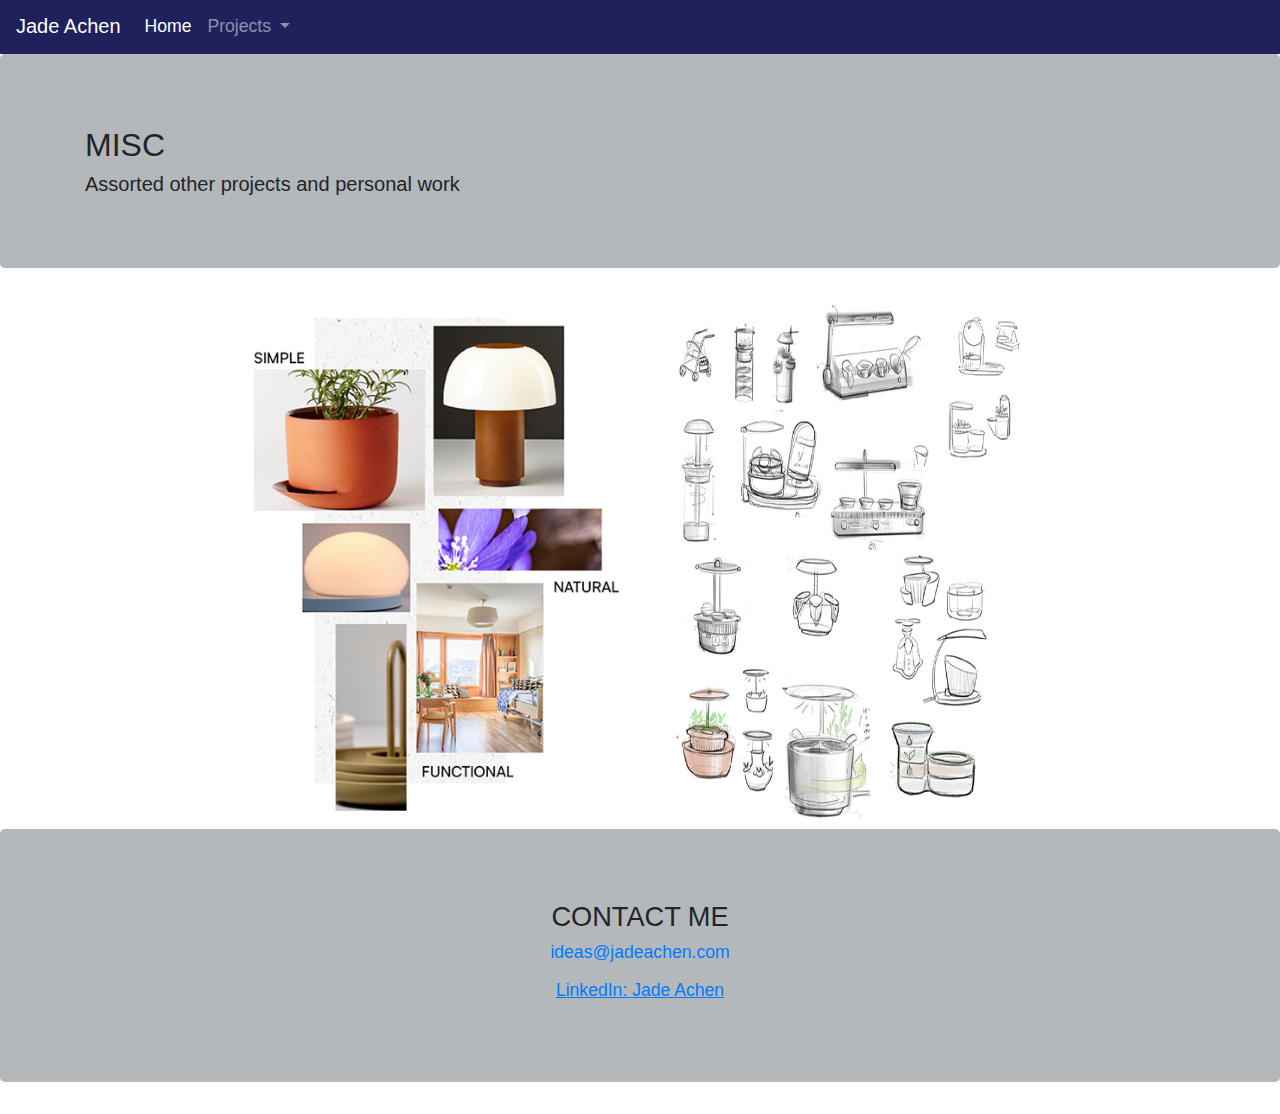
<file: other-projects.html>
<!DOCTYPE html>
<html lang="en">
  <head>
    <meta charset="utf-8">
    <meta http-equiv="X-UA-Compatible" content="IE=edge">
    <meta name="viewport" content="width=device-width, initial-scale=1">
    <title>Jade Achen - Sunware Set</title>
    <!-- Bootstrap -->
    <link href="css/bootstrap-4.4.1.css" rel="stylesheet">
	<link href="css/jachen.css" rel="stylesheet">
  <script src="./js/scripts.js"></script>
  </head>
  <body>
    <nav class="navbar navbar-expand-lg navbar-dark bg-dark">
      <a class="navbar-brand" href="./index.html">Jade Achen</a>
      <button class="navbar-toggler" type="button" data-toggle="collapse" data-target="#navbarSupportedContent" aria-controls="navbarSupportedContent" aria-expanded="false" aria-label="Toggle navigation">
      <span class="navbar-toggler-icon"></span>
      </button>
      <div class="collapse navbar-collapse" id="navbarSupportedContent">
        <ul class="navbar-nav mr-auto">
          <li class="nav-item active">
            <a class="nav-link" href="./index.html">Home</a>
          </li>
          <li class="nav-item dropdown">
            <a class="nav-link dropdown-toggle" href="#" id="navbarDropdown" role="button" data-toggle="dropdown" aria-haspopup="true" aria-expanded="false">
            Projects
            </a>
            <div class="dropdown-menu" aria-labelledby="navbarDropdown">
              <a class="dropdown-item" href="./hachi.html">HACHI <span class="sr-only">(current)</span></a>
              <a class="dropdown-item" href="./basis.html">BASIS</a>
              <a class="dropdown-item" href="./split.html">SPLIT</a>
              <a class="dropdown-item" href="./sunware.html">SUNWARE SET</a>
              <a class="dropdown-item" href="./other-projects.html">OTHER PROJECTS</a>
            </div>
          </li>
        </ul>
      </div>
    </nav>
    <section>
      <div class="jumbotron">
        <div class="container">
          <div class="row">
            <div class="col-12 align-text-bottom">
              <h1>MISC</h1>
			
              <h5>Assorted other projects and personal work</h5>
			  </div>
            </div>
          </div>
        </div>
      </div>
    </section>
<section>
        <div class="container">
            <div class="row">
                <div class="col-12 text-center">
                    <div class="d-flex justify-content-center flex-wrap">
                        <img src="images/hachi-concept-ideation-01.png" style="padding:5px" width="400" height="400" alt="Plant pots, lamps, etc. with the words 'simple', 'natural', and 'functional'"/>
                        <img src="images/hachi-concept-ideation-02.png" style="padding:5px" width="400" height="400" alt="Concept drawings of the plant pot"/>
                    </div>
                </div>
            </div>
        </div>
    </section>
    <footer class="text-center">
      <div class="jumbotron">
        <div class="row">
          <div class="col-12 text-center">
            <h2>CONTACT ME</h2>
            <p><a href="mailto:ideas@jadeachen.com">ideas@jadeachen.com</a></p>
            <p><a href="https://www.linkedin.com/in/jade-achen-06b971331/"><u>LinkedIn: Jade Achen</u></a></p>
             <p></p>
          </div>
        </div>
      </div>
    </footer>
    <!-- jQuery (necessary for Bootstrap's JavaScript plugins) -->
    <script src="js/jquery-3.4.1.min.js"></script>
    <!-- Include all compiled plugins (below), or include individual files as needed -->
    <script src="js/popper.min.js"></script>
    <script src="js/bootstrap-4.4.1.js"></script>
  </body>
</html>
</file>
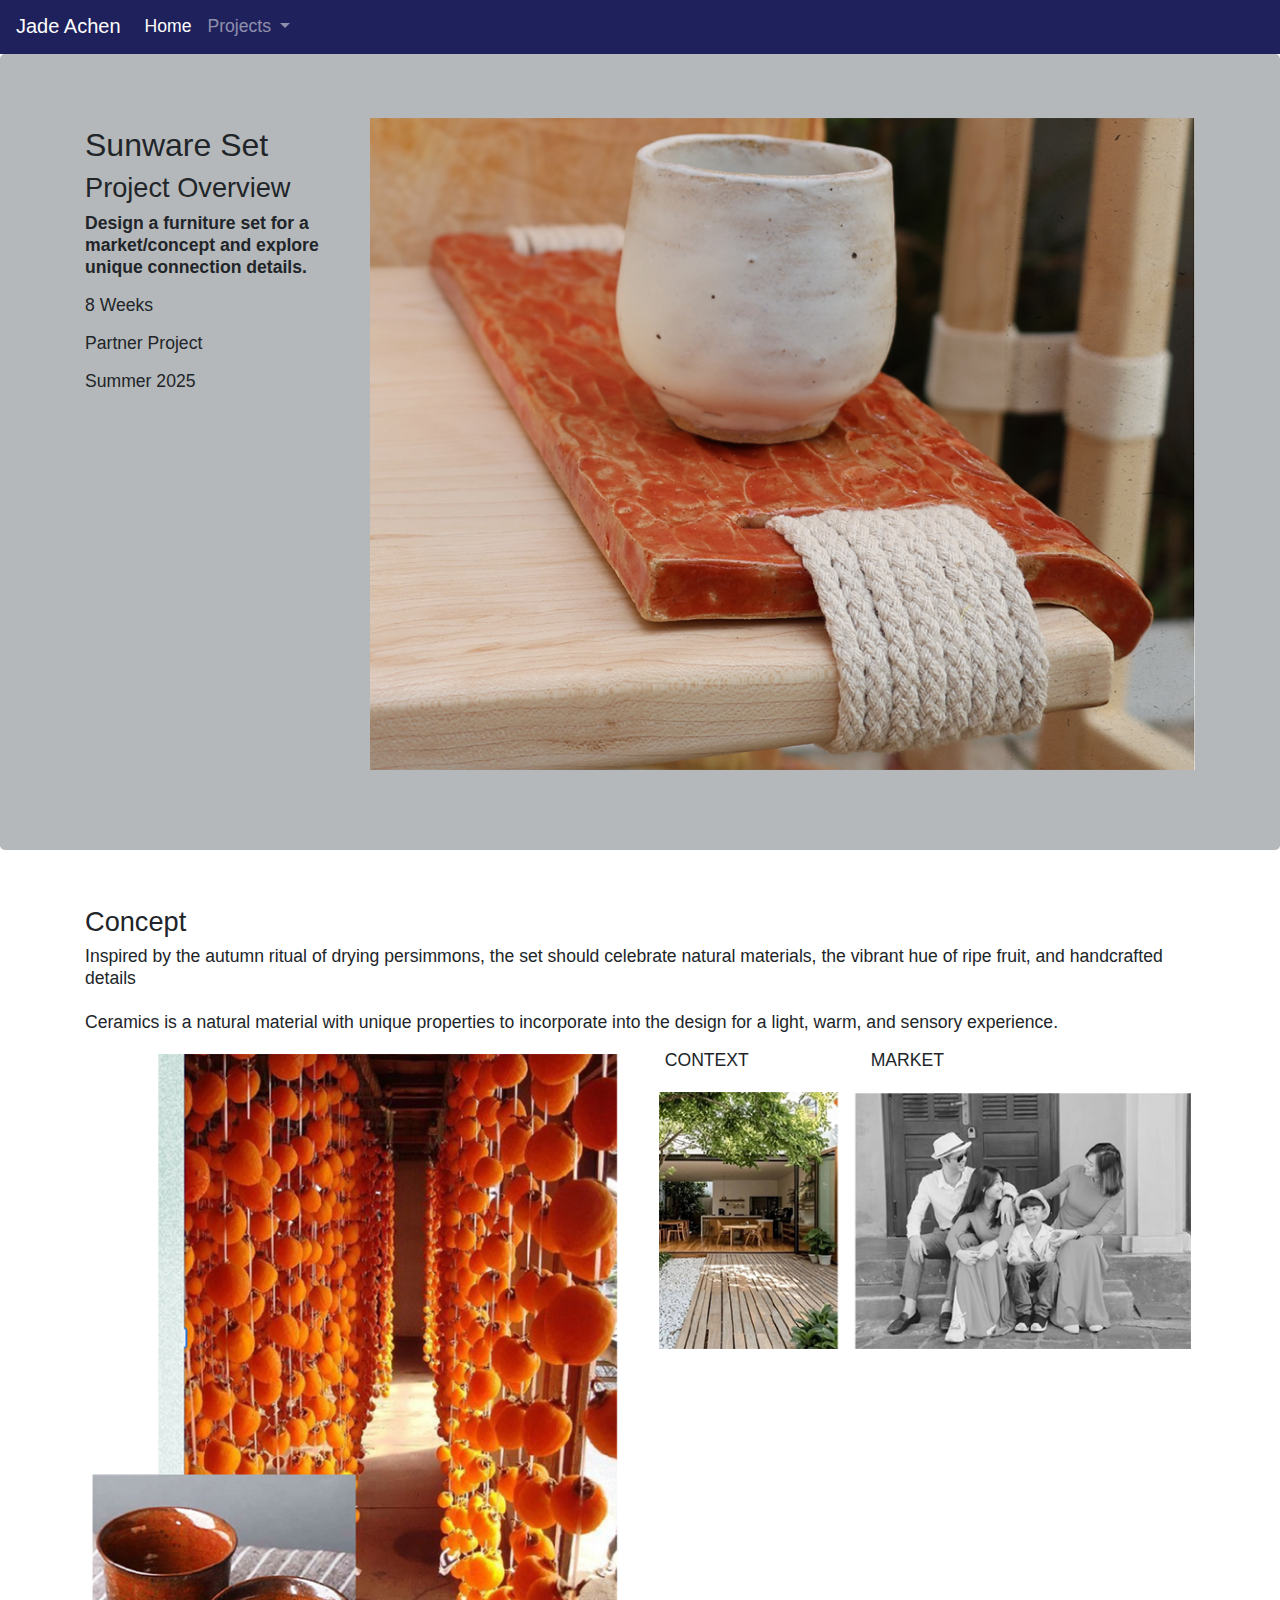
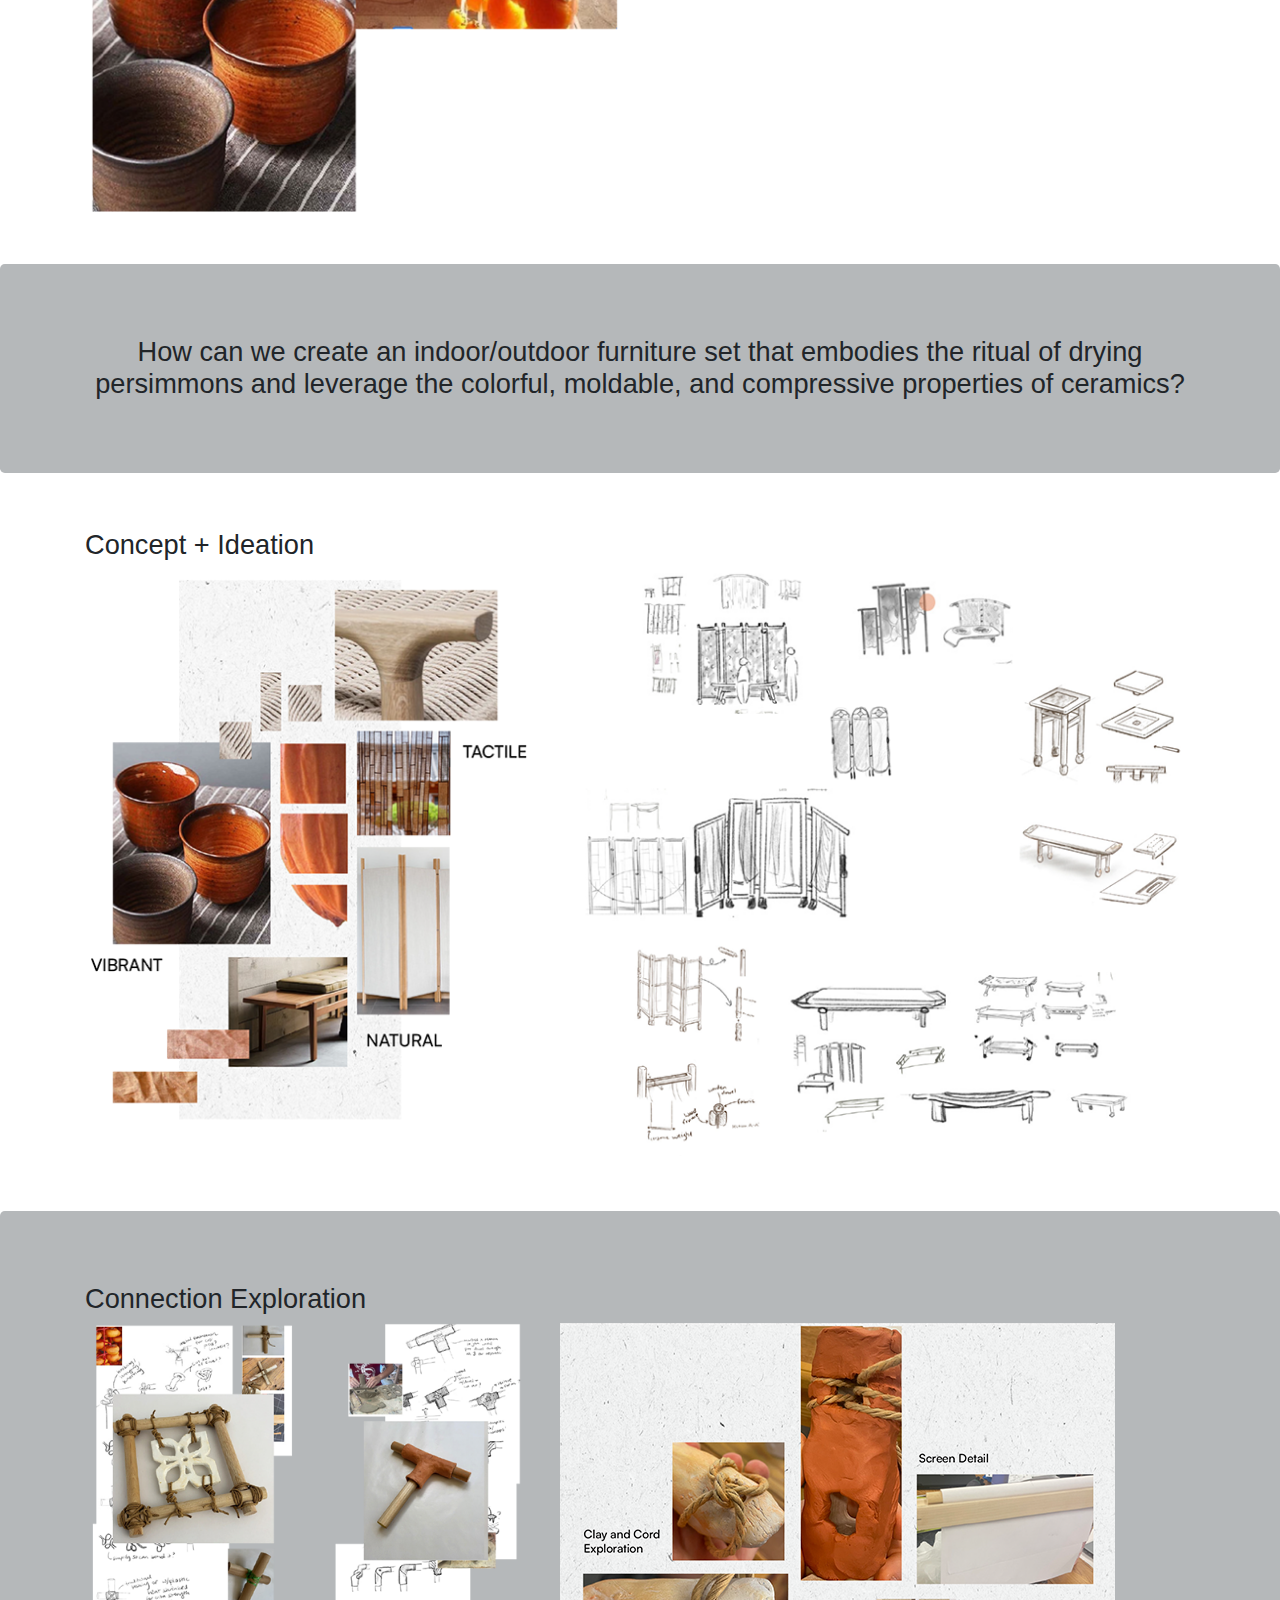
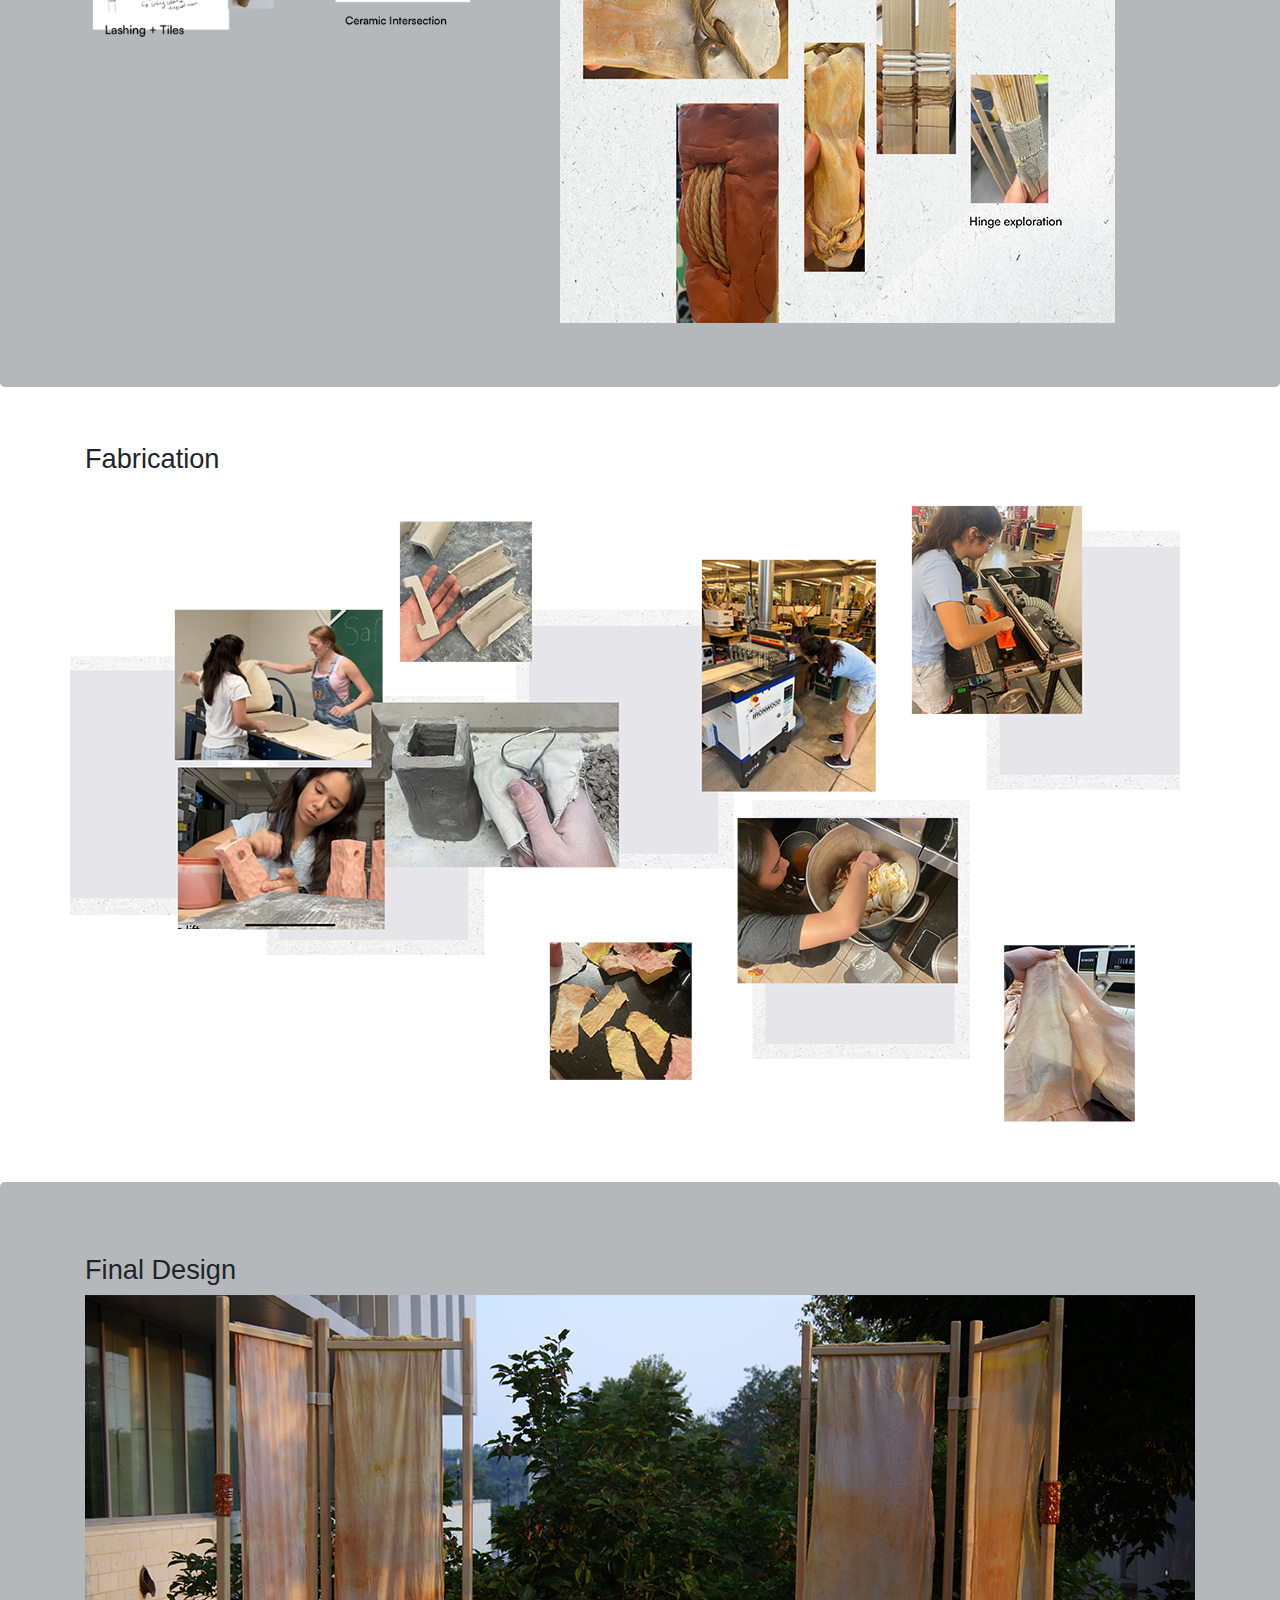
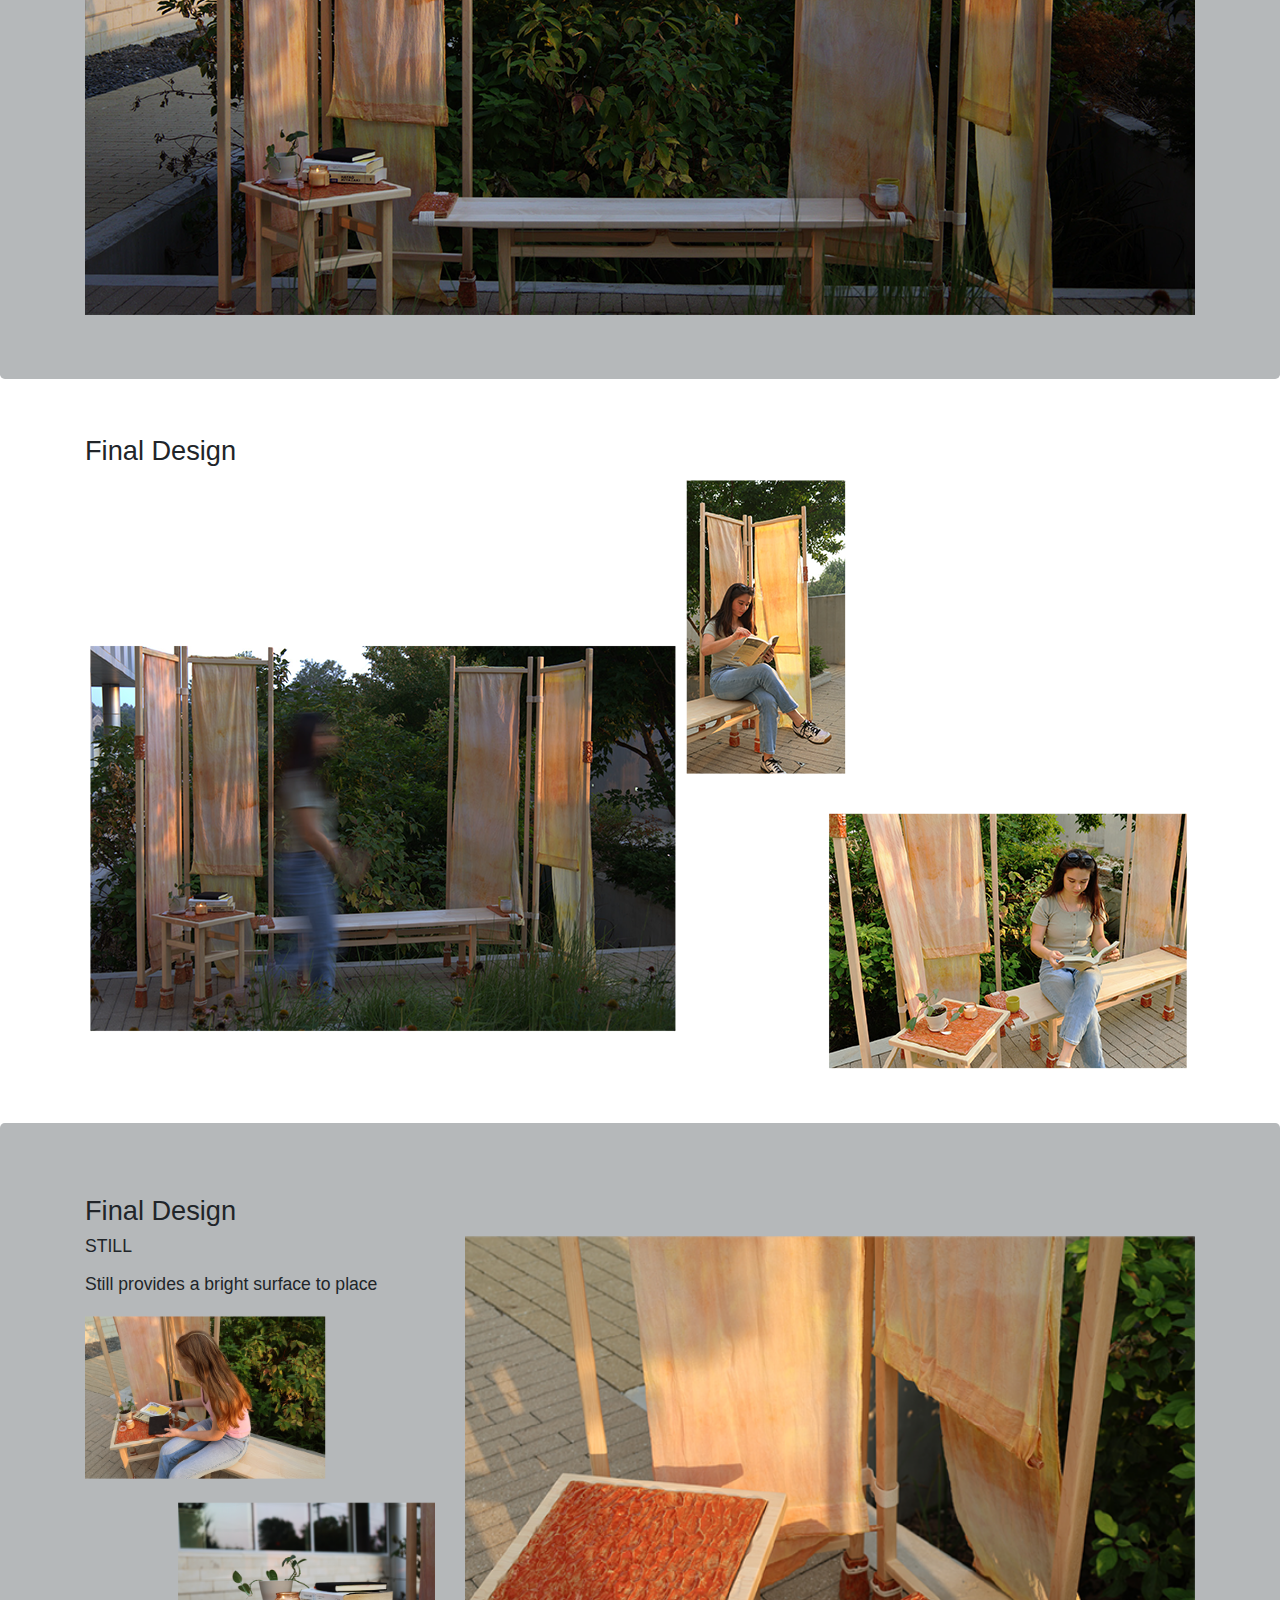
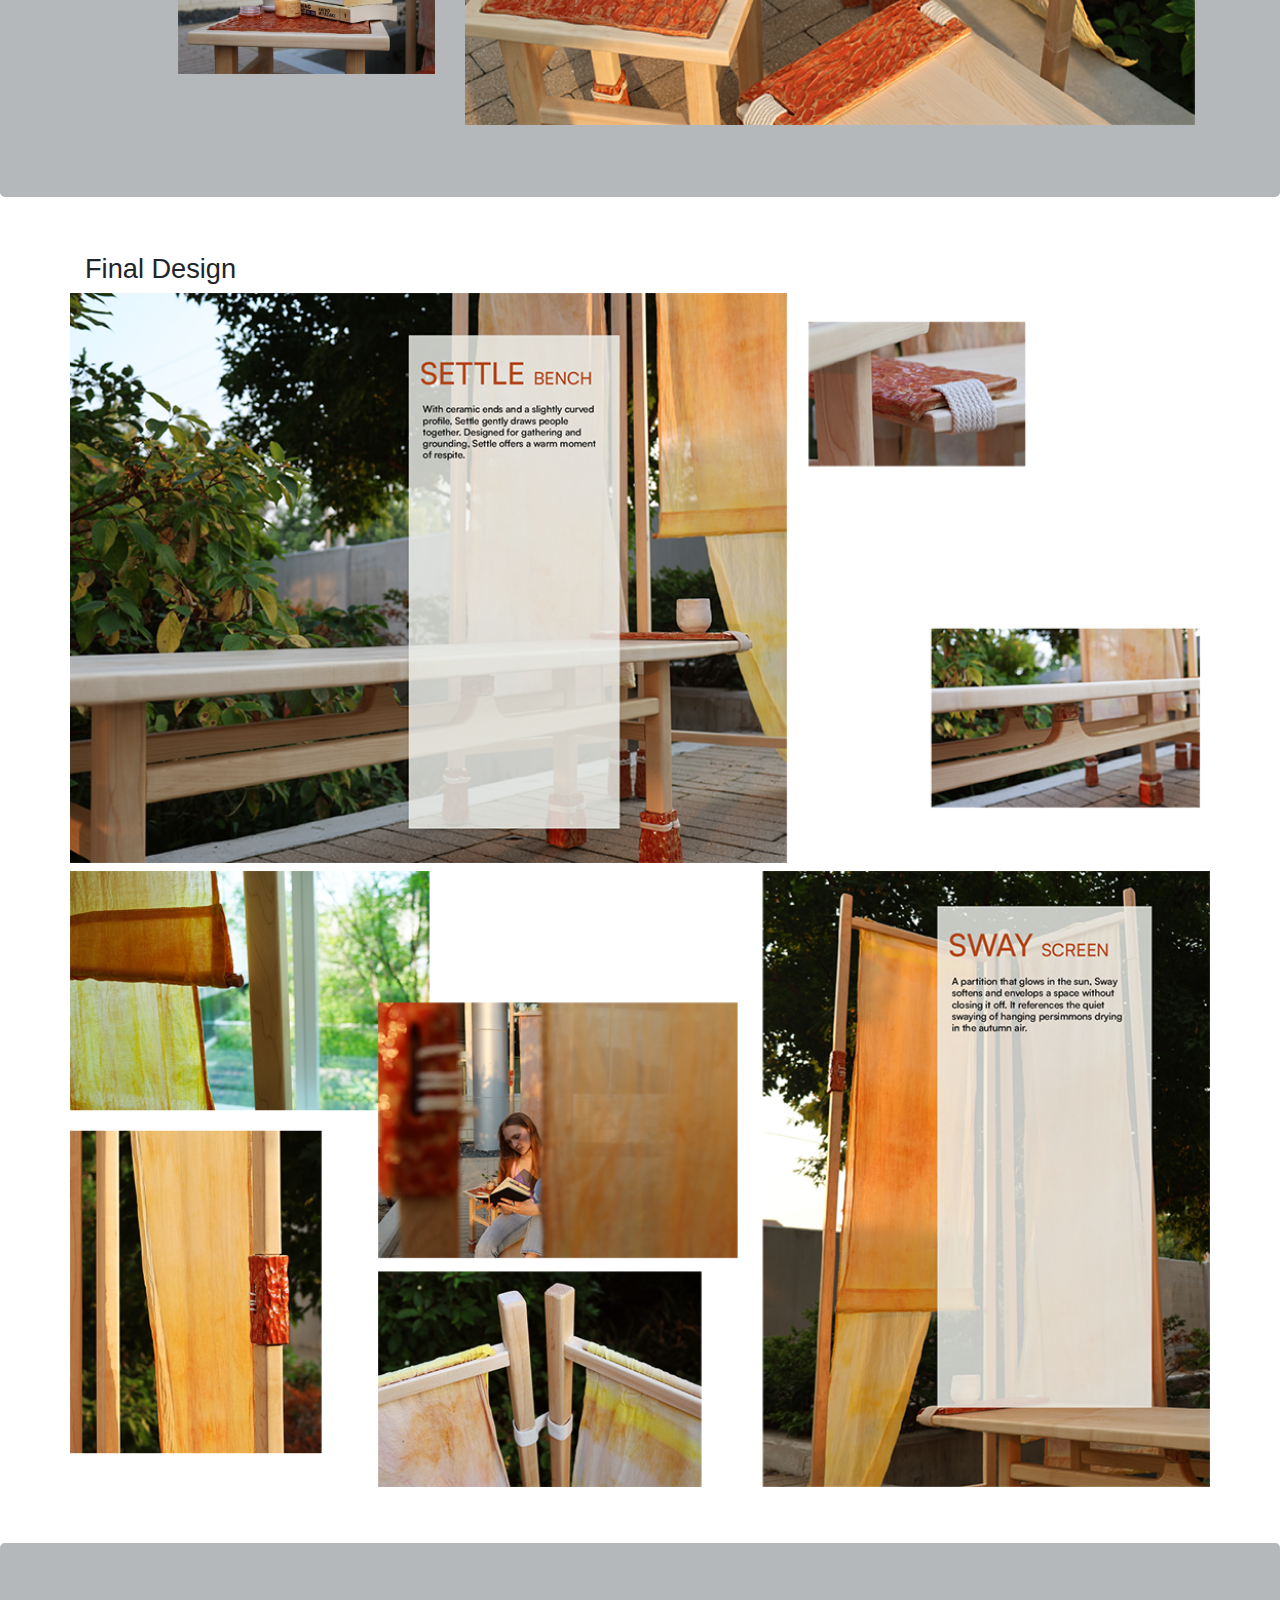
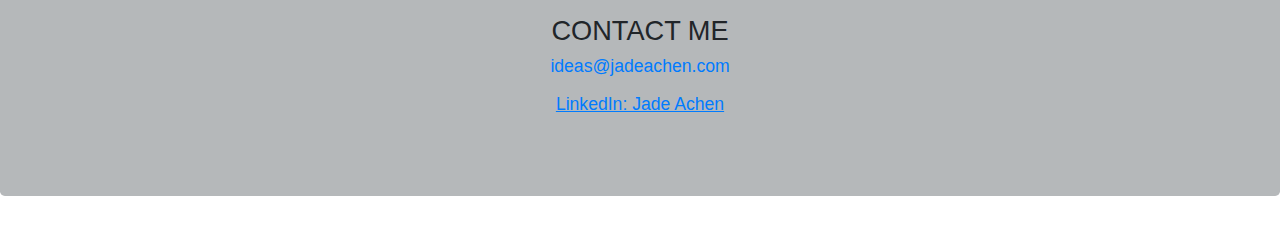
<file: sunware.html>
<!DOCTYPE html>
<html lang="en">
  <head>
    <meta charset="utf-8">
    <meta http-equiv="X-UA-Compatible" content="IE=edge">
    <meta name="viewport" content="width=device-width, initial-scale=1">
    <title>Jade Achen - Sunware Set</title>
    <!-- Bootstrap -->
    <link href="css/bootstrap-4.4.1.css" rel="stylesheet">
	<link href="css/jachen.css" rel="stylesheet">
  <script src="./js/scripts.js"></script>
  </head>
  <body>
    <nav class="navbar navbar-expand-lg navbar-dark bg-dark">
      <a class="navbar-brand" href="./index.html">Jade Achen</a>
      <button class="navbar-toggler" type="button" data-toggle="collapse" data-target="#navbarSupportedContent" aria-controls="navbarSupportedContent" aria-expanded="false" aria-label="Toggle navigation">
      <span class="navbar-toggler-icon"></span>
      </button>
      <div class="collapse navbar-collapse" id="navbarSupportedContent">
        <ul class="navbar-nav mr-auto">
          <li class="nav-item active">
            <a class="nav-link" href="./index.html">Home</a>
          </li>
          <li class="nav-item dropdown">
            <a class="nav-link dropdown-toggle" href="#" id="navbarDropdown" role="button" data-toggle="dropdown" aria-haspopup="true" aria-expanded="false">
            Projects
            </a>
            <div class="dropdown-menu" aria-labelledby="navbarDropdown">
              <a class="dropdown-item" href="./hachi.html">HACHI <span class="sr-only">(current)</span></a>
              <a class="dropdown-item" href="./basis.html">BASIS</a>
              <a class="dropdown-item" href="./split.html">SPLIT</a>
              <a class="dropdown-item" href="./sunware.html">SUNWARE SET</a>
              <a class="dropdown-item" href="./other-projects.html">OTHER PROJECTS</a>
            </div>
          </li>
        </ul>
      </div>
    </nav>
    <section>
      <div class="jumbotron mb-5">
        <div class="container">
          <div class="row">
            <div class="col-md-3 align-text-bottom">
              <h1>Sunware Set</h1>
              <h2>Project Overview</h2>
              <p><strong>Design a furniture set for a market/concept and explore unique 
                        connection details.</strong></p>
              <p>8 Weeks</p>
              <p>Partner Project</p>
              <p>Summer 2025</p>
            </div>
			      <div class="col-md-9">
			        <p><img src="images/sunware-01.png" width="100%" alt="Sunware Set furniture set"/></p>
			      </div>
          </div>
        </div>
      </div>
    </section>

    <section>
      <div class="container mt-5 mb-5">
        <div class="row">
          <div class="col-12">
            <h2>Concept</h2>
            <p>
                Inspired by the autumn ritual 
                of drying persimmons, the set 
                should celebrate natural materials, 
                the vibrant hue of ripe fruit, and 
                handcrafted details <br><br>

                Ceramics is a natural material with 
                unique properties to incorporate 
                into the design for a light, warm, 
                and sensory experience.
            </p>
          </div>
			  </div>
			  <div class="row">
			    <div class="col-md-6">
            <img class="p-1" src="images/sunware-concept-01.png" width="100%" alt="elderly woman sitting next to plant"/>
				  </div>
          <div class="col-md-6">
            <p class="uc"> &nbsp; Context &emsp; &emsp; &emsp; &emsp; &ensp; &ensp; Market</p>
            <img class="p-1" src="images/sunware-concept-02.png" width="100%" alt="elderly man and child watering plants"/>
          </div>
        </div>
      </div>
    </section>

    <section>
      <div class="jumbotron mt-5 mb-5">
        <div class="container">
          <div class="row">
            <div class="text-center col-12">
              <h2>How can we create an indoor/outdoor furniture set that embodies the 
            ritual of drying persimmons and leverage the colorful, moldable, and 
            compressive properties of ceramics?</h2>
            </div>
          </div>
        </div>
      </div>
    </section>

    <section> 
			<div class="container mb-5 mt-5">
        <div class="row">
          <div class="col-12">
            <h2>Concept + Ideation</h2>
				  </div>
				</div>
        <div class="row">
          <div class="col-md-5">
            <img src="images/sunware-concept-ideation-01.png" alt="Concept images of plant pots, lamps, etc. with the words 'simple', 'natural', and 'functional'"/>
				  </div>
				  <div class="col-md-7">
            <img src="images/sunware-concept-ideation-02.png" alt="Concept drawings of the plant pot"/>
          </div>   
        </div>
		  </div>
    </section>

    <section>
      <div class="jumbotron mb-5 mt-5">
        <div class="container">
          <div class="row">
            <div class="col-12">
              <h2>Connection Exploration</h2>
            </div>
          </div>
          <div class="row">
            <div class="col-md-5">
              <img src="images/sunware-connection-exploration-01.png" alt="Concept images of plant pots, lamps, etc. with the words 'simple', 'natural', and 'functional'"/>
            </div>
            <div class="col-md-7">
              <img src="images/sunware-connection-exploration-02.png" alt="Concept drawings of the plant pot"/>
            </div>   
          </div>
        </div>
      </div>
    </section>

    <section>
      <div class="container">
        <div class="row">
          <div class="col-12">
            <h2>Fabrication</h2>
          </div>
        </div>
        <div class="row">
            <img src="images/sunware-fabrication.png" alt="Concept images of plant pots, lamps, etc. with the words 'simple', 'natural', and 'functional'"/>
        </div>
      </div>
    </section>

    <section>
      <div class="jumbotron mb-5 mt-5">
        <div class="container">
          <div class="row">
            <div class="col-12">
              <h2>Final Design</h2>
              <img src="images/sunware-full-set.png" alt="Concept images of plant pots, lamps, etc. with the words 'simple', 'natural', and 'functional'"/>
            </div>
          </div>
        </div>
      </div>
    </section>

    <section>
      <div class="container mt-5 mb-5">
        <div class="row">
          <div class="col-12">
            <h2>Final Design</h2>
            <div class="d-flex justify-content-center flex-wrap">
              <img src="images/sunware-final-design-01.png" width="100%" alt="Conept images of plant pots, lamps, etc. with the words 'simple', 'natural', and 'functional'"/>
            </div>
          </div>
        </div>
      </div>
    </section>

    <section>
      <div class="jumbotron mt-5 mb-5">
        <div class="container">
          <div class="row">
            <div class="col-12">
              <h2>Final Design</h2>
            </div>
          </div>
          <div class="row mb-2">
            <div class="col-12 col-md-4">
              <p class="uc">Still</p><p>Still provides a bright surface to place</p>
              <img src="images/sunware-final-design-02.png" width="100%" alt="Concept drawings of the plant pot"/>
            </div>
            <div class="col-12 col-md-8">
              <img src="images/sunware-still.png" width="100%" alt="Concept drawings of the plant pot"/>
            </div>
          </div>
        </div>
      </div>
    </section>

    <section>
      <div class="container mt-5 mb-5">
        <div class="row">
          <div class="col-12">
            <h2>Final Design</h2>
            <div class="row mb-2">
              <img src="images/sunware-settle.png" width="100%" alt="Concept drawings of the plant pot"/>
            </div>
            <div class="row mb-2">
              <img src="images/sunware-sway.png" width="100%" alt="Concept drawings of the plant pot"/>
            </div>
          </div>
        </div>
      </div>
    </section>

    <footer class="text-center">
      <div class="jumbotron">
        <div class="row">
          <div class="col-12 text-center">
            <h2>CONTACT ME</h2>
            <p><a href="mailto:ideas@jadeachen.com">ideas@jadeachen.com</a></p>
            <p><a href="https://www.linkedin.com/in/jade-achen-06b971331/"><u>LinkedIn: Jade Achen</u></a></p>
             <p></p>
          </div>
        </div>
      </div>
    </footer>
    <!-- jQuery (necessary for Bootstrap's JavaScript plugins) -->
    <script src="js/jquery-3.4.1.min.js"></script>
    <!-- Include all compiled plugins (below), or include individual files as needed -->
    <script src="js/popper.min.js"></script>
    <script src="js/bootstrap-4.4.1.js"></script>
  </body>
</html>
</file>
<file: css/jachen.css>
@charset "utf-8";
/* CSS Document */

img.rotate {transform: rotate(5deg);}
</file>
